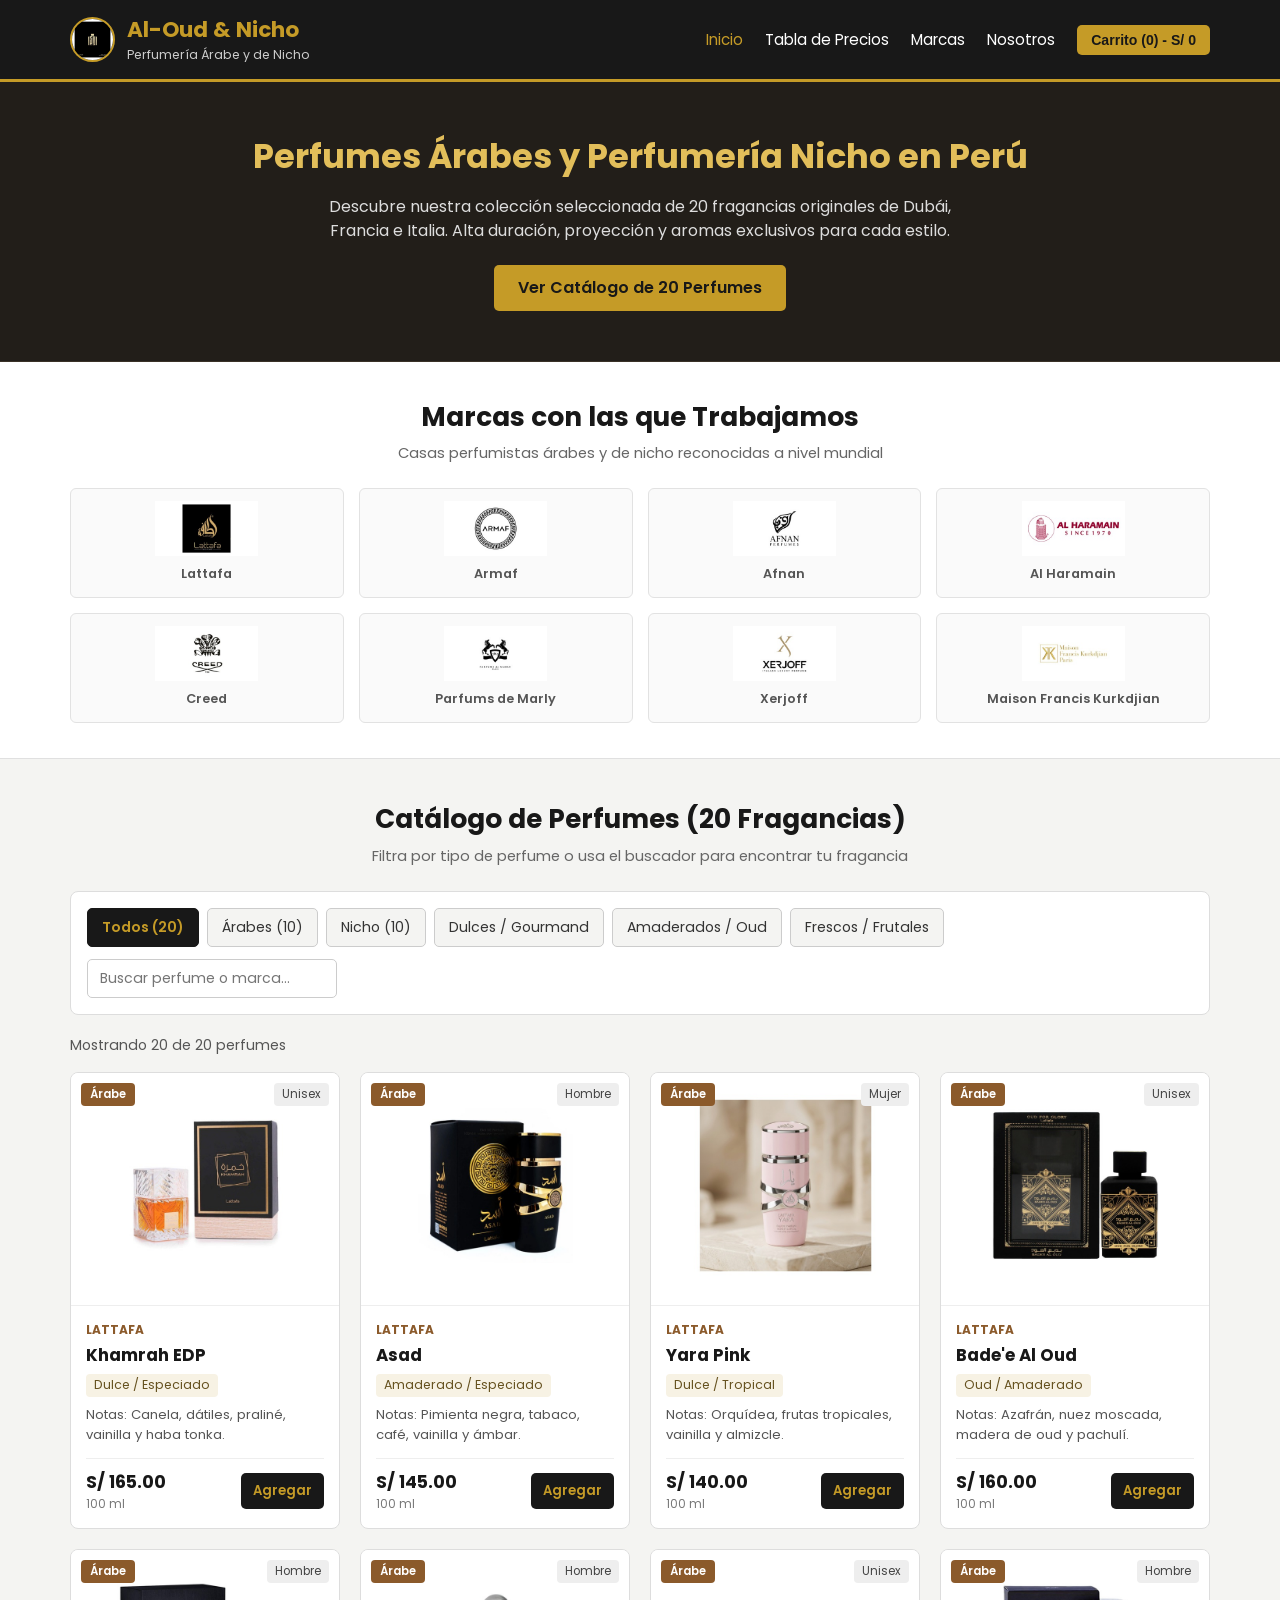
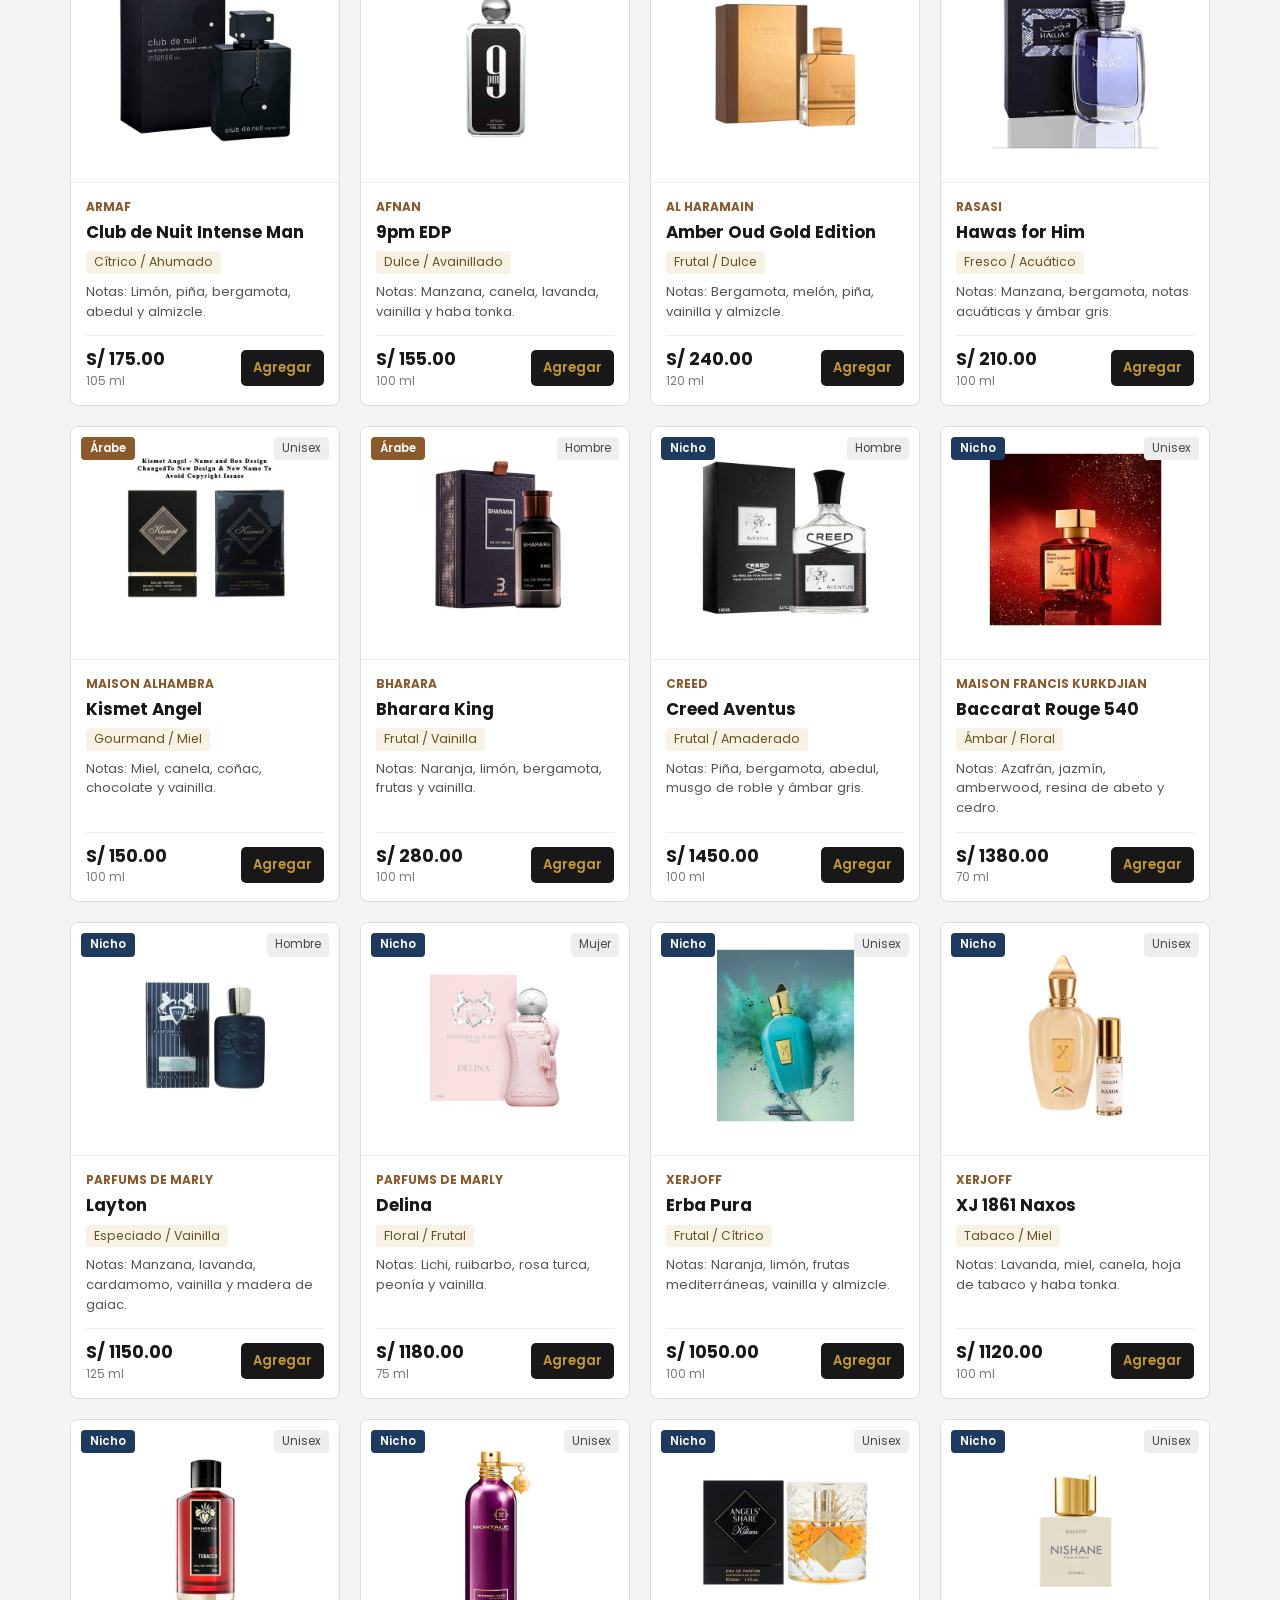
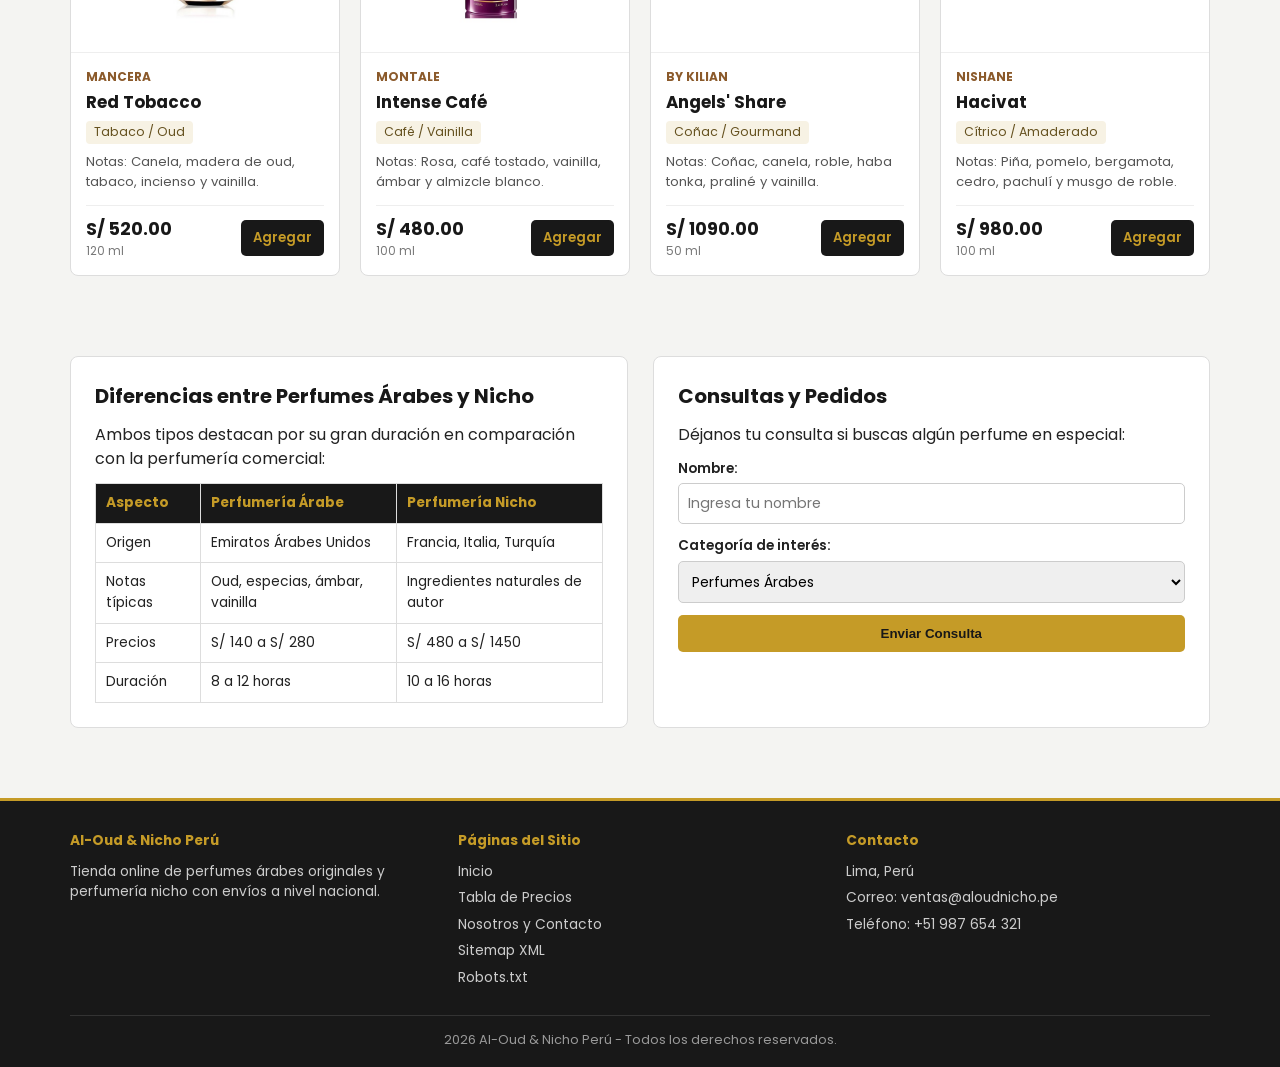
<file: index.html>
<!DOCTYPE html>
<html lang="es">
<head>
    <meta charset="UTF-8">
    <meta name="viewport" content="width=device-width, initial-scale=1.0">

    <!-- TÍTULO: aparece en la pestaña del navegador y en Google -->
    <!-- Máximo 60 caracteres -->
    <title>Al-Oud & Nicho — Perfumes Árabes y Nicho en Perú</title>

    <!-- DESCRIPCIÓN: texto que aparece debajo del título en Google -->
    <!-- Máximo 155 caracteres -->
    <meta name="description"
          content="Tienda de perfumes árabes originales y perfumería nicho en Perú. Catálogo con Lattafa, Armaf, Afnan, Creed, Xerjoff y Parfums de Marly.">

    <!-- PALABRAS CLAVE -->
    <meta name="keywords"
          content="perfumes arabes, perfumes nicho, lattafa khamrah, creed aventus, xerjoff, parfums de marly, armaf, afnan">

    <!-- INSTRUCCIONES PARA LOS MOTORES DE BÚSQUEDA -->
    <meta name="robots" content="index, follow">

    <!-- AUTOR DEL SITIO -->
    <meta name="author" content="Alexis Urbano">

    <!-- TIPO DE CONTENIDO -->
    <meta property="og:type"        content="website">

    <!-- URL CANÓNICA DE ESTA PÁGINA (debe ser absoluta) -->
    <meta property="og:url"         content="https://perfumes-arabes-nichos.vercel.app/">

    <!-- TÍTULO PARA REDES SOCIALES -->
    <meta property="og:title"       content="Al-Oud & Nicho — Perfumes Árabes y Nicho en Perú">

    <!-- DESCRIPCIÓN PARA REDES SOCIALES -->
    <meta property="og:description" content="Catálogo de 20 perfumes árabes y de nicho originales con envíos a todo el Perú.">

    <!-- IMAGEN AL COMPARTIR (URL absoluta, mínimo 1200×630 px) -->
    <meta property="og:image"       content="https://perfumes-arabes-nichos.vercel.app/img/preview.jpg">

    <!-- IDIOMA Y REGIÓN -->
    <meta property="og:locale"      content="es_PE">

    <!-- NOMBRE DEL SITIO -->
    <meta property="og:site_name"   content="Al-Oud & Nicho">

    <!-- Etiquetas Twitter / X -->
    <meta name="twitter:card"        content="summary_large_image">
    <meta name="twitter:title"       content="Al-Oud & Nicho — Perfumes Árabes y Nicho en Perú">
    <meta name="twitter:description" content="Catálogo de 20 perfumes árabes y de nicho originales en Perú.">
    <meta name="twitter:image"       content="https://perfumes-arabes-nichos.vercel.app/img/preview.jpg">

    <link href="https://fonts.googleapis.com/css2?family=Poppins:wght@400;600;700&display=swap" rel="stylesheet">
    <link rel="stylesheet" href="css/styles.css">
</head>
<body>

    <!-- Cabecera -->
    <header class="header">
        <div class="contenedor nav-barra">
            <a href="index.html" class="logo">
                <img src="img/logos/logo-tienda.jpg" alt="Logo Al-Oud & Nicho">
                <div class="logo-texto">
                    <h1>Al-Oud & Nicho</h1>
                    <span>Perfumería Árabe y de Nicho</span>
                </div>
            </a>

            <nav>
                <ul class="menu">
                    <li><a href="index.html" class="activo">Inicio</a></li>
                    <li><a href="catalogo.html">Tabla de Precios</a></li>
                    <li><a href="#marcas">Marcas</a></li>
                    <li><a href="nosotros.html">Nosotros</a></li>
                    <li>
                        <button type="button" id="btn-carrito" class="caja-carrito" onclick="verCarrito()">
                            Carrito (0) - S/ 0
                        </button>
                    </li>
                </ul>
            </nav>
        </div>
    </header>

    <main>
        <!-- Banner principal -->
        <section class="banner">
            <div class="contenedor">
                <h2>Perfumes Árabes y Perfumería Nicho en Perú</h2>
                <p>
                    Descubre nuestra colección seleccionada de 20 fragancias originales de Dubái, Francia e Italia. Alta duración, proyección y aromas exclusivos para cada estilo.
                </p>
                <a href="#catalogo" class="btn-principal">Ver Catálogo de 20 Perfumes</a>
            </div>
        </section>

        <!-- Seccion de logos de marcas -->
        <section id="marcas" class="seccion-marcas">
            <div class="contenedor">
                <div class="titulo-seccion">
                    <h2>Marcas con las que Trabajamos</h2>
                    <p>Casas perfumistas árabes y de nicho reconocidas a nivel mundial</p>
                </div>

                <div class="lista-logos">
                    <div class="item-logo">
                        <img src="img/logos/logo-lattafa.jpg" alt="Logo Lattafa">
                        <span>Lattafa</span>
                    </div>
                    <div class="item-logo">
                        <img src="img/logos/logo-armaf.jpg" alt="Logo Armaf">
                        <span>Armaf</span>
                    </div>
                    <div class="item-logo">
                        <img src="img/logos/logo-afnan.jpg" alt="Logo Afnan">
                        <span>Afnan</span>
                    </div>
                    <div class="item-logo">
                        <img src="img/logos/logo-alharamain.jpg" alt="Logo Al Haramain">
                        <span>Al Haramain</span>
                    </div>
                    <div class="item-logo">
                        <img src="img/logos/logo-creed.jpg" alt="Logo Creed">
                        <span>Creed</span>
                    </div>
                    <div class="item-logo">
                        <img src="img/logos/logo-pdm.jpg" alt="Logo Parfums de Marly">
                        <span>Parfums de Marly</span>
                    </div>
                    <div class="item-logo">
                        <img src="img/logos/logo-xerjoff.jpg" alt="Logo Xerjoff">
                        <span>Xerjoff</span>
                    </div>
                    <div class="item-logo">
                        <img src="img/logos/logo-mfk.jpg" alt="Logo Maison Francis Kurkdjian">
                        <span>Maison Francis Kurkdjian</span>
                    </div>
                </div>
            </div>
        </section>

        <!-- Seccion del catalogo con 20 perfumes -->
        <section id="catalogo" class="seccion-catalogo">
            <div class="contenedor">
                <div class="titulo-seccion">
                    <h2>Catálogo de Perfumes (20 Fragancias)</h2>
                    <p>Filtra por tipo de perfume o usa el buscador para encontrar tu fragancia</p>
                </div>

                <!-- Botones de filtro y buscador -->
                <div class="controles-catalogo">
                    <div class="filtros">
                        <button type="button" class="btn-filtro activo" onclick="filtrarCategoria('todos', this)">Todos (20)</button>
                        <button type="button" class="btn-filtro" onclick="filtrarCategoria('arabe', this)">Árabes (10)</button>
                        <button type="button" class="btn-filtro" onclick="filtrarCategoria('nicho', this)">Nicho (10)</button>
                        <button type="button" class="btn-filtro" onclick="filtrarCategoria('dulce', this)">Dulces / Gourmand</button>
                        <button type="button" class="btn-filtro" onclick="filtrarCategoria('amaderado', this)">Amaderados / Oud</button>
                        <button type="button" class="btn-filtro" onclick="filtrarCategoria('fresco', this)">Frescos / Frutales</button>
                    </div>

                    <input type="text" id="input-buscar" class="buscador" placeholder="Buscar perfume o marca...">
                </div>

                <p id="texto-contador" class="contador-texto">Mostrando 20 de 20 perfumes</p>

                <!-- Grilla con las 20 tarjetas -->
                <div class="grid-perfumes">

                    <!-- 1. Lattafa Khamrah -->
                    <article class="card" data-tipo="arabe" data-familia="dulce gourmand">
                        <div class="card-img">
                            <span class="etiqueta etiqueta-arabe">Árabe</span>
                            <span class="genero">Unisex</span>
                            <img src="img/perfumes/p01-lattafa-khamrah.jpg" alt="Lattafa Khamrah">
                        </div>
                        <div class="card-info">
                            <span class="marca">Lattafa</span>
                            <h3>Khamrah EDP</h3>
                            <span class="familia">Dulce / Especiado</span>
                            <p class="notas">Notas: Canela, dátiles, praliné, vainilla y haba tonka.</p>
                            <div class="card-pie">
                                <div class="precio">S/ 165.00 <small>100 ml</small></div>
                                <button type="button" class="btn-comprar" onclick="agregarCarrito('Lattafa Khamrah', 165)">Agregar</button>
                            </div>
                        </div>
                    </article>

                    <!-- 2. Lattafa Asad -->
                    <article class="card" data-tipo="arabe" data-familia="amaderado especiado">
                        <div class="card-img">
                            <span class="etiqueta etiqueta-arabe">Árabe</span>
                            <span class="genero">Hombre</span>
                            <img src="img/perfumes/p02-lattafa-asad.jpg" alt="Lattafa Asad">
                        </div>
                        <div class="card-info">
                            <span class="marca">Lattafa</span>
                            <h3>Asad</h3>
                            <span class="familia">Amaderado / Especiado</span>
                            <p class="notas">Notas: Pimienta negra, tabaco, café, vainilla y ámbar.</p>
                            <div class="card-pie">
                                <div class="precio">S/ 145.00 <small>100 ml</small></div>
                                <button type="button" class="btn-comprar" onclick="agregarCarrito('Lattafa Asad', 145)">Agregar</button>
                            </div>
                        </div>
                    </article>

                    <!-- 3. Lattafa Yara -->
                    <article class="card" data-tipo="arabe" data-familia="dulce floral">
                        <div class="card-img">
                            <span class="etiqueta etiqueta-arabe">Árabe</span>
                            <span class="genero">Mujer</span>
                            <img src="img/perfumes/p03-lattafa-yara.jpg" alt="Lattafa Yara">
                        </div>
                        <div class="card-info">
                            <span class="marca">Lattafa</span>
                            <h3>Yara Pink</h3>
                            <span class="familia">Dulce / Tropical</span>
                            <p class="notas">Notas: Orquídea, frutas tropicales, vainilla y almizcle.</p>
                            <div class="card-pie">
                                <div class="precio">S/ 140.00 <small>100 ml</small></div>
                                <button type="button" class="btn-comprar" onclick="agregarCarrito('Lattafa Yara', 140)">Agregar</button>
                            </div>
                        </div>
                    </article>

                    <!-- 4. Lattafa Bade'e Al Oud -->
                    <article class="card" data-tipo="arabe" data-familia="amaderado oud">
                        <div class="card-img">
                            <span class="etiqueta etiqueta-arabe">Árabe</span>
                            <span class="genero">Unisex</span>
                            <img src="img/perfumes/p04-badee-al-oud.jpg" alt="Lattafa Badee Al Oud">
                        </div>
                        <div class="card-info">
                            <span class="marca">Lattafa</span>
                            <h3>Bade'e Al Oud</h3>
                            <span class="familia">Oud / Amaderado</span>
                            <p class="notas">Notas: Azafrán, nuez moscada, madera de oud y pachulí.</p>
                            <div class="card-pie">
                                <div class="precio">S/ 160.00 <small>100 ml</small></div>
                                <button type="button" class="btn-comprar" onclick="agregarCarrito('Lattafa Badee Al Oud', 160)">Agregar</button>
                            </div>
                        </div>
                    </article>

                    <!-- 5. Armaf Club de Nuit Intense Man -->
                    <article class="card" data-tipo="arabe" data-familia="fresco amaderado">
                        <div class="card-img">
                            <span class="etiqueta etiqueta-arabe">Árabe</span>
                            <span class="genero">Hombre</span>
                            <img src="img/perfumes/p05-club-de-nuit.jpg" alt="Club de Nuit Intense Man">
                        </div>
                        <div class="card-info">
                            <span class="marca">Armaf</span>
                            <h3>Club de Nuit Intense Man</h3>
                            <span class="familia">Cítrico / Ahumado</span>
                            <p class="notas">Notas: Limón, piña, bergamota, abedul y almizcle.</p>
                            <div class="card-pie">
                                <div class="precio">S/ 175.00 <small>105 ml</small></div>
                                <button type="button" class="btn-comprar" onclick="agregarCarrito('Club de Nuit Intense', 175)">Agregar</button>
                            </div>
                        </div>
                    </article>

                    <!-- 6. Afnan 9pm -->
                    <article class="card" data-tipo="arabe" data-familia="dulce gourmand">
                        <div class="card-img">
                            <span class="etiqueta etiqueta-arabe">Árabe</span>
                            <span class="genero">Hombre</span>
                            <img src="img/perfumes/p06-afnan-9pm.jpg" alt="Afnan 9pm">
                        </div>
                        <div class="card-info">
                            <span class="marca">Afnan</span>
                            <h3>9pm EDP</h3>
                            <span class="familia">Dulce / Avainillado</span>
                            <p class="notas">Notas: Manzana, canela, lavanda, vainilla y haba tonka.</p>
                            <div class="card-pie">
                                <div class="precio">S/ 155.00 <small>100 ml</small></div>
                                <button type="button" class="btn-comprar" onclick="agregarCarrito('Afnan 9pm', 155)">Agregar</button>
                            </div>
                        </div>
                    </article>

                    <!-- 7. Al Haramain Amber Oud Gold Edition -->
                    <article class="card" data-tipo="arabe" data-familia="fresco dulce">
                        <div class="card-img">
                            <span class="etiqueta etiqueta-arabe">Árabe</span>
                            <span class="genero">Unisex</span>
                            <img src="img/perfumes/p07-amber-oud-gold.jpg" alt="Al Haramain Amber Oud Gold">
                        </div>
                        <div class="card-info">
                            <span class="marca">Al Haramain</span>
                            <h3>Amber Oud Gold Edition</h3>
                            <span class="familia">Frutal / Dulce</span>
                            <p class="notas">Notas: Bergamota, melón, piña, vainilla y almizcle.</p>
                            <div class="card-pie">
                                <div class="precio">S/ 240.00 <small>120 ml</small></div>
                                <button type="button" class="btn-comprar" onclick="agregarCarrito('Amber Oud Gold Edition', 240)">Agregar</button>
                            </div>
                        </div>
                    </article>

                    <!-- 8. Rasasi Hawas for Him -->
                    <article class="card" data-tipo="arabe" data-familia="fresco acuatico">
                        <div class="card-img">
                            <span class="etiqueta etiqueta-arabe">Árabe</span>
                            <span class="genero">Hombre</span>
                            <img src="img/perfumes/p08-rasasi-hawas.jpg" alt="Rasasi Hawas">
                        </div>
                        <div class="card-info">
                            <span class="marca">Rasasi</span>
                            <h3>Hawas for Him</h3>
                            <span class="familia">Fresco / Acuático</span>
                            <p class="notas">Notas: Manzana, bergamota, notas acuáticas y ámbar gris.</p>
                            <div class="card-pie">
                                <div class="precio">S/ 210.00 <small>100 ml</small></div>
                                <button type="button" class="btn-comprar" onclick="agregarCarrito('Rasasi Hawas', 210)">Agregar</button>
                            </div>
                        </div>
                    </article>

                    <!-- 9. Maison Alhambra Kismet Angel -->
                    <article class="card" data-tipo="arabe" data-familia="dulce gourmand">
                        <div class="card-img">
                            <span class="etiqueta etiqueta-arabe">Árabe</span>
                            <span class="genero">Unisex</span>
                            <img src="img/perfumes/p09-kismet-angel.jpg" alt="Kismet Angel">
                        </div>
                        <div class="card-info">
                            <span class="marca">Maison Alhambra</span>
                            <h3>Kismet Angel</h3>
                            <span class="familia">Gourmand / Miel</span>
                            <p class="notas">Notas: Miel, canela, coñac, chocolate y vainilla.</p>
                            <div class="card-pie">
                                <div class="precio">S/ 150.00 <small>100 ml</small></div>
                                <button type="button" class="btn-comprar" onclick="agregarCarrito('Kismet Angel', 150)">Agregar</button>
                            </div>
                        </div>
                    </article>

                    <!-- 10. Bharara King -->
                    <article class="card" data-tipo="arabe" data-familia="fresco dulce">
                        <div class="card-img">
                            <span class="etiqueta etiqueta-arabe">Árabe</span>
                            <span class="genero">Hombre</span>
                            <img src="img/perfumes/p10-bharara-king.jpg" alt="Bharara King">
                        </div>
                        <div class="card-info">
                            <span class="marca">Bharara</span>
                            <h3>Bharara King</h3>
                            <span class="familia">Frutal / Vainilla</span>
                            <p class="notas">Notas: Naranja, limón, bergamota, frutas y vainilla.</p>
                            <div class="card-pie">
                                <div class="precio">S/ 280.00 <small>100 ml</small></div>
                                <button type="button" class="btn-comprar" onclick="agregarCarrito('Bharara King', 280)">Agregar</button>
                            </div>
                        </div>
                    </article>

                    <!-- 11. Creed Aventus -->
                    <article class="card" data-tipo="nicho" data-familia="fresco amaderado">
                        <div class="card-img">
                            <span class="etiqueta etiqueta-nicho">Nicho</span>
                            <span class="genero">Hombre</span>
                            <img src="img/perfumes/p11-creed-aventus.jpg" alt="Creed Aventus">
                        </div>
                        <div class="card-info">
                            <span class="marca">Creed</span>
                            <h3>Creed Aventus</h3>
                            <span class="familia">Frutal / Amaderado</span>
                            <p class="notas">Notas: Piña, bergamota, abedul, musgo de roble y ámbar gris.</p>
                            <div class="card-pie">
                                <div class="precio">S/ 1450.00 <small>100 ml</small></div>
                                <button type="button" class="btn-comprar" onclick="agregarCarrito('Creed Aventus', 1450)">Agregar</button>
                            </div>
                        </div>
                    </article>

                    <!-- 12. MFK Baccarat Rouge 540 -->
                    <article class="card" data-tipo="nicho" data-familia="dulce amaderado">
                        <div class="card-img">
                            <span class="etiqueta etiqueta-nicho">Nicho</span>
                            <span class="genero">Unisex</span>
                            <img src="img/perfumes/p12-baccarat-rouge-540.jpg" alt="Baccarat Rouge 540">
                        </div>
                        <div class="card-info">
                            <span class="marca">Maison Francis Kurkdjian</span>
                            <h3>Baccarat Rouge 540</h3>
                            <span class="familia">Ámbar / Floral</span>
                            <p class="notas">Notas: Azafrán, jazmín, amberwood, resina de abeto y cedro.</p>
                            <div class="card-pie">
                                <div class="precio">S/ 1380.00 <small>70 ml</small></div>
                                <button type="button" class="btn-comprar" onclick="agregarCarrito('Baccarat Rouge 540', 1380)">Agregar</button>
                            </div>
                        </div>
                    </article>

                    <!-- 13. Parfums de Marly Layton -->
                    <article class="card" data-tipo="nicho" data-familia="dulce amaderado">
                        <div class="card-img">
                            <span class="etiqueta etiqueta-nicho">Nicho</span>
                            <span class="genero">Hombre</span>
                            <img src="img/perfumes/p13-pdm-layton.jpg" alt="Parfums de Marly Layton">
                        </div>
                        <div class="card-info">
                            <span class="marca">Parfums de Marly</span>
                            <h3>Layton</h3>
                            <span class="familia">Especiado / Vainilla</span>
                            <p class="notas">Notas: Manzana, lavanda, cardamomo, vainilla y madera de gaiac.</p>
                            <div class="card-pie">
                                <div class="precio">S/ 1150.00 <small>125 ml</small></div>
                                <button type="button" class="btn-comprar" onclick="agregarCarrito('Parfums de Marly Layton', 1150)">Agregar</button>
                            </div>
                        </div>
                    </article>

                    <!-- 14. Parfums de Marly Delina -->
                    <article class="card" data-tipo="nicho" data-familia="fresco dulce">
                        <div class="card-img">
                            <span class="etiqueta etiqueta-nicho">Nicho</span>
                            <span class="genero">Mujer</span>
                            <img src="img/perfumes/p14-pdm-delina.jpg" alt="Parfums de Marly Delina">
                        </div>
                        <div class="card-info">
                            <span class="marca">Parfums de Marly</span>
                            <h3>Delina</h3>
                            <span class="familia">Floral / Frutal</span>
                            <p class="notas">Notas: Lichi, ruibarbo, rosa turca, peonía y vainilla.</p>
                            <div class="card-pie">
                                <div class="precio">S/ 1180.00 <small>75 ml</small></div>
                                <button type="button" class="btn-comprar" onclick="agregarCarrito('Parfums de Marly Delina', 1180)">Agregar</button>
                            </div>
                        </div>
                    </article>

                    <!-- 15. Xerjoff Erba Pura -->
                    <article class="card" data-tipo="nicho" data-familia="fresco dulce">
                        <div class="card-img">
                            <span class="etiqueta etiqueta-nicho">Nicho</span>
                            <span class="genero">Unisex</span>
                            <img src="img/perfumes/p15-xerjoff-erba-pura.jpg" alt="Xerjoff Erba Pura">
                        </div>
                        <div class="card-info">
                            <span class="marca">Xerjoff</span>
                            <h3>Erba Pura</h3>
                            <span class="familia">Frutal / Cítrico</span>
                            <p class="notas">Notas: Naranja, limón, frutas mediterráneas, vainilla y almizcle.</p>
                            <div class="card-pie">
                                <div class="precio">S/ 1050.00 <small>100 ml</small></div>
                                <button type="button" class="btn-comprar" onclick="agregarCarrito('Xerjoff Erba Pura', 1050)">Agregar</button>
                            </div>
                        </div>
                    </article>

                    <!-- 16. Xerjoff Naxos -->
                    <article class="card" data-tipo="nicho" data-familia="dulce amaderado">
                        <div class="card-img">
                            <span class="etiqueta etiqueta-nicho">Nicho</span>
                            <span class="genero">Unisex</span>
                            <img src="img/perfumes/p16-xerjoff-naxos.jpg" alt="Xerjoff Naxos">
                        </div>
                        <div class="card-info">
                            <span class="marca">Xerjoff</span>
                            <h3>XJ 1861 Naxos</h3>
                            <span class="familia">Tabaco / Miel</span>
                            <p class="notas">Notas: Lavanda, miel, canela, hoja de tabaco y haba tonka.</p>
                            <div class="card-pie">
                                <div class="precio">S/ 1120.00 <small>100 ml</small></div>
                                <button type="button" class="btn-comprar" onclick="agregarCarrito('Xerjoff Naxos', 1120)">Agregar</button>
                            </div>
                        </div>
                    </article>

                    <!-- 17. Mancera Red Tobacco -->
                    <article class="card" data-tipo="nicho" data-familia="amaderado oud">
                        <div class="card-img">
                            <span class="etiqueta etiqueta-nicho">Nicho</span>
                            <span class="genero">Unisex</span>
                            <img src="img/perfumes/p17-mancera-red-tobacco.jpg" alt="Mancera Red Tobacco">
                        </div>
                        <div class="card-info">
                            <span class="marca">Mancera</span>
                            <h3>Red Tobacco</h3>
                            <span class="familia">Tabaco / Oud</span>
                            <p class="notas">Notas: Canela, madera de oud, tabaco, incienso y vainilla.</p>
                            <div class="card-pie">
                                <div class="precio">S/ 520.00 <small>120 ml</small></div>
                                <button type="button" class="btn-comprar" onclick="agregarCarrito('Mancera Red Tobacco', 520)">Agregar</button>
                            </div>
                        </div>
                    </article>

                    <!-- 18. Montale Intense Cafe -->
                    <article class="card" data-tipo="nicho" data-familia="dulce gourmand">
                        <div class="card-img">
                            <span class="etiqueta etiqueta-nicho">Nicho</span>
                            <span class="genero">Unisex</span>
                            <img src="img/perfumes/p18-montale-intense-cafe.jpg" alt="Montale Intense Cafe">
                        </div>
                        <div class="card-info">
                            <span class="marca">Montale</span>
                            <h3>Intense Café</h3>
                            <span class="familia">Café / Vainilla</span>
                            <p class="notas">Notas: Rosa, café tostado, vainilla, ámbar y almizcle blanco.</p>
                            <div class="card-pie">
                                <div class="precio">S/ 480.00 <small>100 ml</small></div>
                                <button type="button" class="btn-comprar" onclick="agregarCarrito('Montale Intense Cafe', 480)">Agregar</button>
                            </div>
                        </div>
                    </article>

                    <!-- 19. By Kilian Angels Share -->
                    <article class="card" data-tipo="nicho" data-familia="dulce gourmand">
                        <div class="card-img">
                            <span class="etiqueta etiqueta-nicho">Nicho</span>
                            <span class="genero">Unisex</span>
                            <img src="img/perfumes/p19-kilian-angels-share.jpg" alt="Kilian Angels Share">
                        </div>
                        <div class="card-info">
                            <span class="marca">By Kilian</span>
                            <h3>Angels' Share</h3>
                            <span class="familia">Coñac / Gourmand</span>
                            <p class="notas">Notas: Coñac, canela, roble, haba tonka, praliné y vainilla.</p>
                            <div class="card-pie">
                                <div class="precio">S/ 1090.00 <small>50 ml</small></div>
                                <button type="button" class="btn-comprar" onclick="agregarCarrito('Kilian Angels Share', 1090)">Agregar</button>
                            </div>
                        </div>
                    </article>

                    <!-- 20. Nishane Hacivat -->
                    <article class="card" data-tipo="nicho" data-familia="fresco amaderado">
                        <div class="card-img">
                            <span class="etiqueta etiqueta-nicho">Nicho</span>
                            <span class="genero">Unisex</span>
                            <img src="img/perfumes/p20-nishane-hacivat.jpg" alt="Nishane Hacivat">
                        </div>
                        <div class="card-info">
                            <span class="marca">Nishane</span>
                            <h3>Hacivat</h3>
                            <span class="familia">Cítrico / Amaderado</span>
                            <p class="notas">Notas: Piña, pomelo, bergamota, cedro, pachulí y musgo de roble.</p>
                            <div class="card-pie">
                                <div class="precio">S/ 980.00 <small>100 ml</small></div>
                                <button type="button" class="btn-comprar" onclick="agregarCarrito('Nishane Hacivat', 980)">Agregar</button>
                            </div>
                        </div>
                    </article>

                </div>
            </div>
        </section>

        <!-- Seccion informativa inferior -->
        <section class="seccion-contenido">
            <div class="contenedor dos-columnas">
                <div class="caja-blanca">
                    <h3>Diferencias entre Perfumes Árabes y Nicho</h3>
                    <p>Ambos tipos destacan por su gran duración en comparación con la perfumería comercial:</p>
                    <table class="tabla">
                        <thead>
                            <tr>
                                <th>Aspecto</th>
                                <th>Perfumería Árabe</th>
                                <th>Perfumería Nicho</th>
                            </tr>
                        </thead>
                        <tbody>
                            <tr>
                                <td>Origen</td>
                                <td>Emiratos Árabes Unidos</td>
                                <td>Francia, Italia, Turquía</td>
                            </tr>
                            <tr>
                                <td>Notas típicas</td>
                                <td>Oud, especias, ámbar, vainilla</td>
                                <td>Ingredientes naturales de autor</td>
                            </tr>
                            <tr>
                                <td>Precios</td>
                                <td>S/ 140 a S/ 280</td>
                                <td>S/ 480 a S/ 1450</td>
                            </tr>
                            <tr>
                                <td>Duración</td>
                                <td>8 a 12 horas</td>
                                <td>10 a 16 horas</td>
                            </tr>
                        </tbody>
                    </table>
                </div>

                <div class="caja-blanca">
                    <h3>Consultas y Pedidos</h3>
                    <p>Déjanos tu consulta si buscas algún perfume en especial:</p>
                    <form onsubmit="enviarConsulta(event)" style="margin-top: 12px;">
                        <div class="campo">
                            <label for="nombre">Nombre:</label>
                            <input type="text" id="nombre" required placeholder="Ingresa tu nombre">
                        </div>
                        <div class="campo">
                            <label for="tipo-perfume">Categoría de interés:</label>
                            <select id="tipo-perfume">
                                <option value="arabe">Perfumes Árabes</option>
                                <option value="nicho">Perfumes de Nicho</option>
                                <option value="ambos">Ambos catálogos</option>
                            </select>
                        </div>
                        <button type="submit" class="btn-principal" style="width: 100%;">Enviar Consulta</button>
                    </form>
                </div>
            </div>
        </section>
    </main>

    <!-- Pie de pagina -->
    <footer class="footer">
        <div class="contenedor">
            <div class="footer-columnas">
                <div>
                    <h4>Al-Oud & Nicho Perú</h4>
                    <p>Tienda online de perfumes árabes originales y perfumería nicho con envíos a nivel nacional.</p>
                </div>
                <div>
                    <h4>Páginas del Sitio</h4>
                    <ul>
                        <li><a href="index.html">Inicio</a></li>
                        <li><a href="catalogo.html">Tabla de Precios</a></li>
                        <li><a href="nosotros.html">Nosotros y Contacto</a></li>
                        <li><a href="sitemap.xml">Sitemap XML</a></li>
                        <li><a href="robots.txt">Robots.txt</a></li>
                    </ul>
                </div>
                <div>
                    <h4>Contacto</h4>
                    <ul>
                        <li>Lima, Perú</li>
                        <li>Correo: ventas@aloudnicho.pe</li>
                        <li>Teléfono: +51 987 654 321</li>
                    </ul>
                </div>
            </div>
            <div class="footer-final">
                2026 Al-Oud & Nicho Perú - Todos los derechos reservados.
            </div>
        </div>
    </footer>

    <script src="js/main.js"></script>
</body>
</html>
</file>
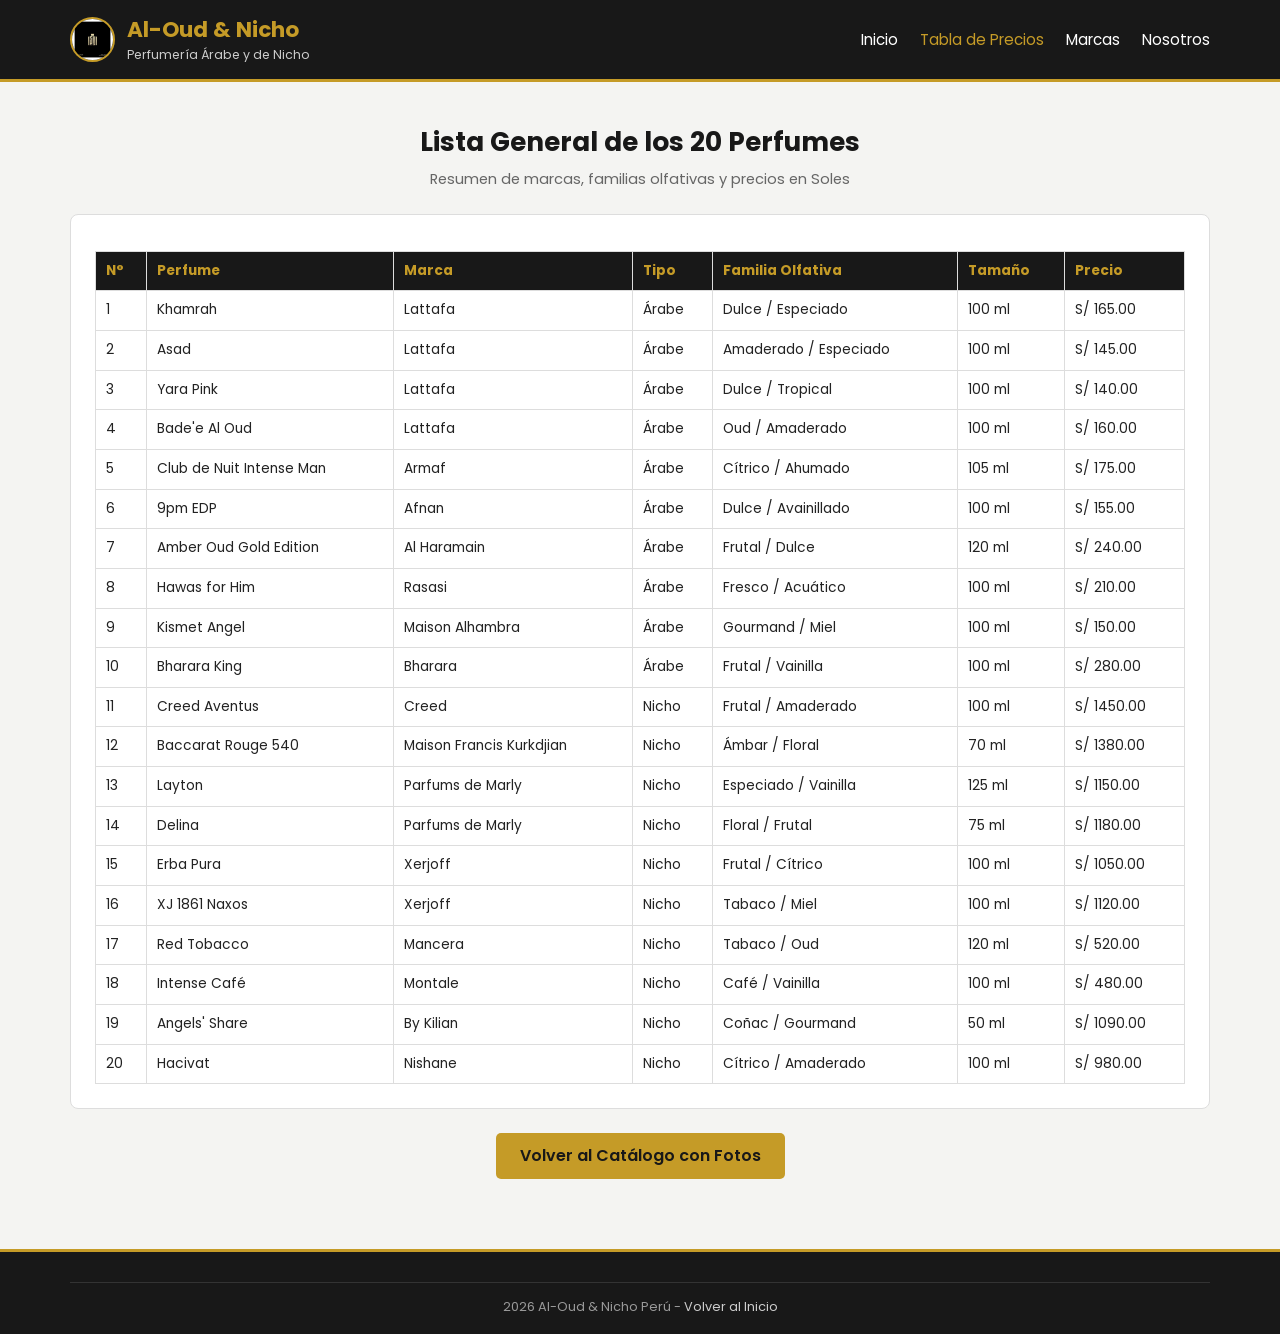
<file: catalogo.html>
<!DOCTYPE html>
<html lang="es">
<head>
    <meta charset="UTF-8">
    <meta name="viewport" content="width=device-width, initial-scale=1.0">

    <!-- TÍTULO: aparece en la pestaña del navegador y en Google -->
    <!-- Máximo 60 caracteres -->
    <title>Catálogo 20 Perfumes — Al-Oud & Nicho Perú</title>

    <!-- DESCRIPCIÓN: texto que aparece debajo del título en Google -->
    <!-- Máximo 155 caracteres -->
    <meta name="description"
          content="Lista completa y precios de nuestros 20 perfumes árabes y de nicho en Perú: Lattafa, Armaf, Afnan, Creed, Xerjoff y Parfums de Marly.">

    <!-- PALABRAS CLAVE -->
    <meta name="keywords"
          content="catalogo perfumes arabes, precios perfumes nicho, lattafa peru, xerjoff peru, creed aventus precio">

    <!-- INSTRUCCIONES PARA LOS MOTORES DE BÚSQUEDA -->
    <meta name="robots" content="index, follow">

    <!-- AUTOR DEL SITIO -->
    <meta name="author" content="Alexis Urbano">

    <!-- Etiquetas Open Graph (redes sociales) -->
    <meta property="og:type"        content="website">
    <meta property="og:url"         content="https://perfumes-arabes-nichos.vercel.app/catalogo.html">
    <meta property="og:title"       content="Catálogo 20 Perfumes — Al-Oud & Nicho Perú">
    <meta property="og:description" content="Consulta la lista completa de precios y notas de nuestros 20 perfumes árabes y nicho.">
    <meta property="og:image"       content="https://perfumes-arabes-nichos.vercel.app/img/preview.jpg">
    <meta property="og:locale"      content="es_PE">
    <meta property="og:site_name"   content="Al-Oud & Nicho">

    <!-- Etiquetas Twitter / X -->
    <meta name="twitter:card"        content="summary_large_image">
    <meta name="twitter:title"       content="Catálogo 20 Perfumes — Al-Oud & Nicho Perú">
    <meta name="twitter:description" content="Lista completa de 20 perfumes árabes y nicho disponibles en Perú.">
    <meta name="twitter:image"       content="https://perfumes-arabes-nichos.vercel.app/img/preview.jpg">

    <link href="https://fonts.googleapis.com/css2?family=Poppins:wght@400;600;700&display=swap" rel="stylesheet">
    <link rel="stylesheet" href="css/styles.css">
</head>
<body>

    <header class="header">
        <div class="contenedor nav-barra">
            <a href="index.html" class="logo">
                <img src="img/logos/logo-tienda.jpg" alt="Logo Al-Oud & Nicho">
                <div class="logo-texto">
                    <h1>Al-Oud & Nicho</h1>
                    <span>Perfumería Árabe y de Nicho</span>
                </div>
            </a>

            <nav>
                <ul class="menu">
                    <li><a href="index.html">Inicio</a></li>
                    <li><a href="catalogo.html" class="activo">Tabla de Precios</a></li>
                    <li><a href="index.html#marcas">Marcas</a></li>
                    <li><a href="nosotros.html">Nosotros</a></li>
                </ul>
            </nav>
        </div>
    </header>

    <main>
        <section class="seccion-catalogo">
            <div class="contenedor">
                <div class="titulo-seccion">
                    <h2>Lista General de los 20 Perfumes</h2>
                    <p>Resumen de marcas, familias olfativas y precios en Soles</p>
                </div>

                <div class="caja-blanca" style="overflow-x: auto; margin-bottom: 24px;">
                    <table class="tabla">
                        <thead>
                            <tr>
                                <th>N°</th>
                                <th>Perfume</th>
                                <th>Marca</th>
                                <th>Tipo</th>
                                <th>Familia Olfativa</th>
                                <th>Tamaño</th>
                                <th>Precio</th>
                            </tr>
                        </thead>
                        <tbody>
                            <tr><td>1</td><td>Khamrah</td><td>Lattafa</td><td>Árabe</td><td>Dulce / Especiado</td><td>100 ml</td><td>S/ 165.00</td></tr>
                            <tr><td>2</td><td>Asad</td><td>Lattafa</td><td>Árabe</td><td>Amaderado / Especiado</td><td>100 ml</td><td>S/ 145.00</td></tr>
                            <tr><td>3</td><td>Yara Pink</td><td>Lattafa</td><td>Árabe</td><td>Dulce / Tropical</td><td>100 ml</td><td>S/ 140.00</td></tr>
                            <tr><td>4</td><td>Bade'e Al Oud</td><td>Lattafa</td><td>Árabe</td><td>Oud / Amaderado</td><td>100 ml</td><td>S/ 160.00</td></tr>
                            <tr><td>5</td><td>Club de Nuit Intense Man</td><td>Armaf</td><td>Árabe</td><td>Cítrico / Ahumado</td><td>105 ml</td><td>S/ 175.00</td></tr>
                            <tr><td>6</td><td>9pm EDP</td><td>Afnan</td><td>Árabe</td><td>Dulce / Avainillado</td><td>100 ml</td><td>S/ 155.00</td></tr>
                            <tr><td>7</td><td>Amber Oud Gold Edition</td><td>Al Haramain</td><td>Árabe</td><td>Frutal / Dulce</td><td>120 ml</td><td>S/ 240.00</td></tr>
                            <tr><td>8</td><td>Hawas for Him</td><td>Rasasi</td><td>Árabe</td><td>Fresco / Acuático</td><td>100 ml</td><td>S/ 210.00</td></tr>
                            <tr><td>9</td><td>Kismet Angel</td><td>Maison Alhambra</td><td>Árabe</td><td>Gourmand / Miel</td><td>100 ml</td><td>S/ 150.00</td></tr>
                            <tr><td>10</td><td>Bharara King</td><td>Bharara</td><td>Árabe</td><td>Frutal / Vainilla</td><td>100 ml</td><td>S/ 280.00</td></tr>
                            <tr><td>11</td><td>Creed Aventus</td><td>Creed</td><td>Nicho</td><td>Frutal / Amaderado</td><td>100 ml</td><td>S/ 1450.00</td></tr>
                            <tr><td>12</td><td>Baccarat Rouge 540</td><td>Maison Francis Kurkdjian</td><td>Nicho</td><td>Ámbar / Floral</td><td>70 ml</td><td>S/ 1380.00</td></tr>
                            <tr><td>13</td><td>Layton</td><td>Parfums de Marly</td><td>Nicho</td><td>Especiado / Vainilla</td><td>125 ml</td><td>S/ 1150.00</td></tr>
                            <tr><td>14</td><td>Delina</td><td>Parfums de Marly</td><td>Nicho</td><td>Floral / Frutal</td><td>75 ml</td><td>S/ 1180.00</td></tr>
                            <tr><td>15</td><td>Erba Pura</td><td>Xerjoff</td><td>Nicho</td><td>Frutal / Cítrico</td><td>100 ml</td><td>S/ 1050.00</td></tr>
                            <tr><td>16</td><td>XJ 1861 Naxos</td><td>Xerjoff</td><td>Nicho</td><td>Tabaco / Miel</td><td>100 ml</td><td>S/ 1120.00</td></tr>
                            <tr><td>17</td><td>Red Tobacco</td><td>Mancera</td><td>Nicho</td><td>Tabaco / Oud</td><td>120 ml</td><td>S/ 520.00</td></tr>
                            <tr><td>18</td><td>Intense Café</td><td>Montale</td><td>Nicho</td><td>Café / Vainilla</td><td>100 ml</td><td>S/ 480.00</td></tr>
                            <tr><td>19</td><td>Angels' Share</td><td>By Kilian</td><td>Nicho</td><td>Coñac / Gourmand</td><td>50 ml</td><td>S/ 1090.00</td></tr>
                            <tr><td>20</td><td>Hacivat</td><td>Nishane</td><td>Nicho</td><td>Cítrico / Amaderado</td><td>100 ml</td><td>S/ 980.00</td></tr>
                        </tbody>
                    </table>
                </div>

                <div style="text-align: center;">
                    <a href="index.html#catalogo" class="btn-principal">Volver al Catálogo con Fotos</a>
                </div>
            </div>
        </section>
    </main>

    <footer class="footer">
        <div class="contenedor">
            <div class="footer-final">
                2026 Al-Oud & Nicho Perú - <a href="index.html">Volver al Inicio</a>
            </div>
        </div>
    </footer>

    <script src="js/main.js"></script>
</body>
</html>
</file>
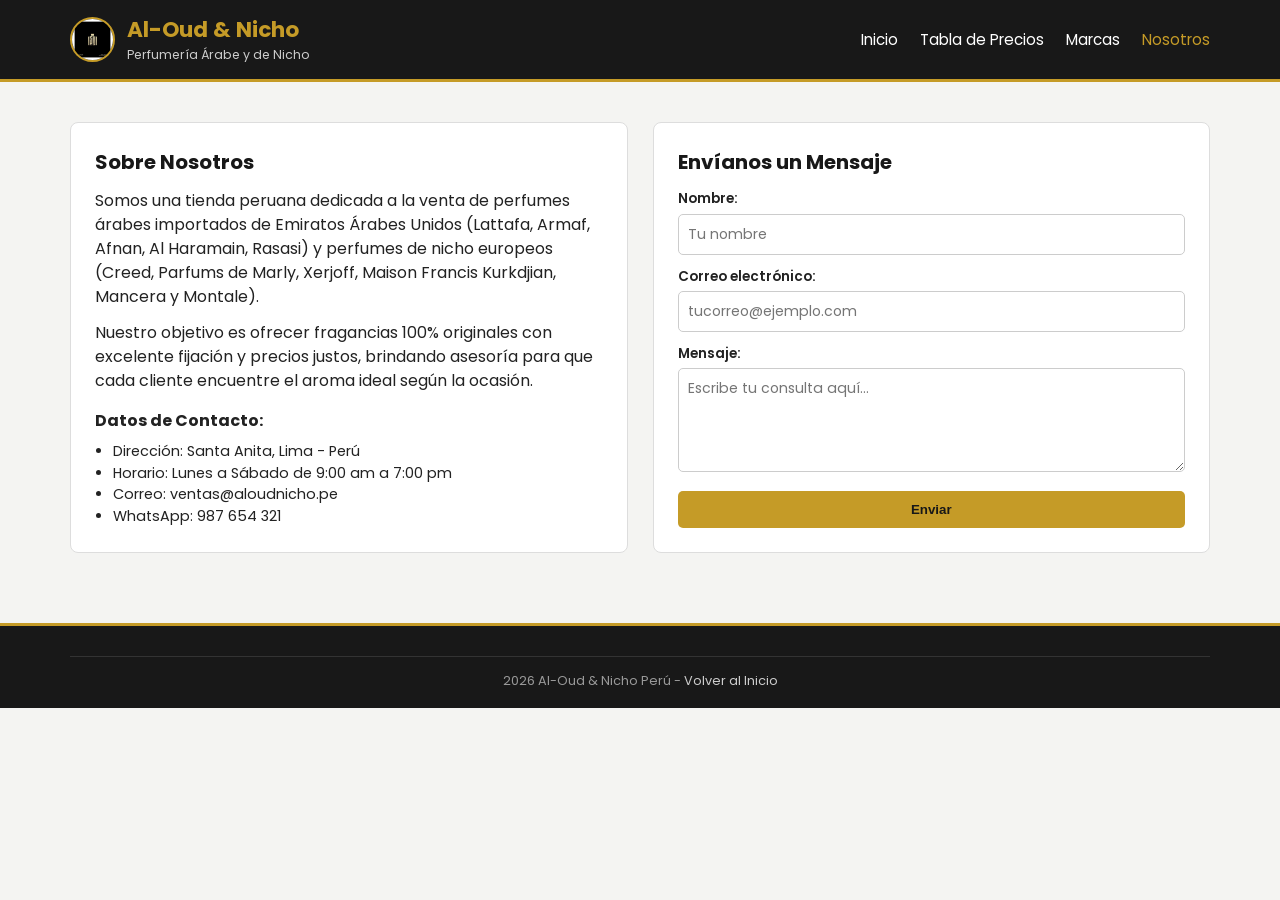
<file: nosotros.html>
<!DOCTYPE html>
<html lang="es">
<head>
    <meta charset="UTF-8">
    <meta name="viewport" content="width=device-width, initial-scale=1.0">

    <!-- TÍTULO: aparece en la pestaña del navegador y en Google -->
    <!-- Máximo 60 caracteres -->
    <title>Nosotros y Contacto — Al-Oud & Nicho Perú</title>

    <!-- DESCRIPCIÓN: texto que aparece debajo del título en Google -->
    <!-- Máximo 155 caracteres -->
    <meta name="description"
          content="Conoce nuestra tienda de perfumería árabe y nicho en Perú. Contáctanos para asesoría y pedidos de fragancias originales.">

    <!-- PALABRAS CLAVE -->
    <meta name="keywords"
          content="contacto perfumes arabes, tienda perfumes nicho lima, comprar perfumes arabes peru">

    <!-- INSTRUCCIONES PARA LOS MOTORES DE BÚSQUEDA -->
    <meta name="robots" content="index, follow">

    <!-- AUTOR DEL SITIO -->
    <meta name="author" content="Alexis Urbano">

    <!-- Etiquetas Open Graph (redes sociales) -->
    <meta property="og:type"        content="website">
    <meta property="og:url"         content="https://perfumes-arabes-nichos.vercel.app/nosotros.html">
    <meta property="og:title"       content="Nosotros y Contacto — Al-Oud & Nicho Perú">
    <meta property="og:description" content="Conoce nuestra tienda de perfumería árabe y nicho en Lima, Perú.">
    <meta property="og:image"       content="https://perfumes-arabes-nichos.vercel.app/img/preview.jpg">
    <meta property="og:locale"      content="es_PE">
    <meta property="og:site_name"   content="Al-Oud & Nicho">

    <!-- Etiquetas Twitter / X -->
    <meta name="twitter:card"        content="summary_large_image">
    <meta name="twitter:title"       content="Nosotros y Contacto — Al-Oud & Nicho Perú">
    <meta name="twitter:description" content="Contáctanos para consultas sobre perfumes árabes y nicho en Perú.">
    <meta name="twitter:image"       content="https://perfumes-arabes-nichos.vercel.app/img/preview.jpg">

    <link href="https://fonts.googleapis.com/css2?family=Poppins:wght@400;600;700&display=swap" rel="stylesheet">
    <link rel="stylesheet" href="css/styles.css">
</head>
<body>

    <header class="header">
        <div class="contenedor nav-barra">
            <a href="index.html" class="logo">
                <img src="img/logos/logo-tienda.jpg" alt="Logo Al-Oud & Nicho">
                <div class="logo-texto">
                    <h1>Al-Oud & Nicho</h1>
                    <span>Perfumería Árabe y de Nicho</span>
                </div>
            </a>

            <nav>
                <ul class="menu">
                    <li><a href="index.html">Inicio</a></li>
                    <li><a href="catalogo.html">Tabla de Precios</a></li>
                    <li><a href="index.html#marcas">Marcas</a></li>
                    <li><a href="nosotros.html" class="activo">Nosotros</a></li>
                </ul>
            </nav>
        </div>
    </header>

    <main>
        <section class="seccion-contenido">
            <div class="contenedor dos-columnas">
                <div class="caja-blanca">
                    <h3>Sobre Nosotros</h3>
                    <p style="margin-bottom: 12px;">
                        Somos una tienda peruana dedicada a la venta de perfumes árabes importados de Emiratos Árabes Unidos (Lattafa, Armaf, Afnan, Al Haramain, Rasasi) y perfumes de nicho europeos (Creed, Parfums de Marly, Xerjoff, Maison Francis Kurkdjian, Mancera y Montale).
                    </p>
                    <p style="margin-bottom: 12px;">
                        Nuestro objetivo es ofrecer fragancias 100% originales con excelente fijación y precios justos, brindando asesoría para que cada cliente encuentre el aroma ideal según la ocasión.
                    </p>
                    <h4 style="margin-top: 16px; margin-bottom: 8px;">Datos de Contacto:</h4>
                    <ul style="margin-left: 18px; font-size: 0.9rem;">
                        <li>Dirección: Santa Anita, Lima - Perú</li>
                        <li>Horario: Lunes a Sábado de 9:00 am a 7:00 pm</li>
                        <li>Correo: ventas@aloudnicho.pe</li>
                        <li>WhatsApp: 987 654 321</li>
                    </ul>
                </div>

                <div class="caja-blanca">
                    <h3>Envíanos un Mensaje</h3>
                    <form onsubmit="enviarConsulta(event)">
                        <div class="campo">
                            <label for="nombre">Nombre:</label>
                            <input type="text" id="nombre" required placeholder="Tu nombre">
                        </div>
                        <div class="campo">
                            <label for="correo">Correo electrónico:</label>
                            <input type="email" id="correo" required placeholder="tucorreo@ejemplo.com">
                        </div>
                        <div class="campo">
                            <label for="mensaje">Mensaje:</label>
                            <textarea id="mensaje" rows="4" required placeholder="Escribe tu consulta aquí..."></textarea>
                        </div>
                        <button type="submit" class="btn-principal" style="width: 100%;">Enviar</button>
                    </form>
                </div>
            </div>
        </section>
    </main>

    <footer class="footer">
        <div class="contenedor">
            <div class="footer-final">
                2026 Al-Oud & Nicho Perú - <a href="index.html">Volver al Inicio</a>
            </div>
        </div>
    </footer>

    <script src="js/main.js"></script>
</body>
</html>
</file>
<file: css/styles.css>
/* Estilos generales */
* {
    margin: 0;
    padding: 0;
    box-sizing: border-box;
}

body {
    font-family: 'Poppins', Arial, sans-serif;
    background-color: #f4f4f2;
    color: #222222;
    line-height: 1.5;
}

.contenedor {
    max-width: 1180px;
    margin: 0 auto;
    padding: 0 20px;
}

/* Cabecera y menu */
.header {
    background-color: #181818;
    color: #ffffff;
    border-bottom: 3px solid #c59b27;
    position: sticky;
    top: 0;
    z-index: 50;
}

.nav-barra {
    display: flex;
    justify-content: space-between;
    align-items: center;
    padding: 14px 20px;
}

.logo {
    display: flex;
    align-items: center;
    gap: 12px;
    text-decoration: none;
    color: #ffffff;
}

.logo img {
    width: 45px;
    height: 45px;
    border-radius: 50%;
    object-fit: cover;
    border: 2px solid #c59b27;
}

.logo-texto h1 {
    font-size: 1.35rem;
    color: #c59b27;
    font-weight: 700;
}

.logo-texto span {
    font-size: 0.78rem;
    color: #cccccc;
    display: block;
}

.menu {
    display: flex;
    list-style: none;
    gap: 22px;
    align-items: center;
}

.menu a {
    color: #ffffff;
    text-decoration: none;
    font-size: 0.95rem;
}

.menu a:hover,
.menu a.activo {
    color: #c59b27;
}

.caja-carrito {
    background-color: #c59b27;
    color: #181818;
    padding: 7px 14px;
    border-radius: 5px;
    font-weight: 600;
    font-size: 0.88rem;
    cursor: pointer;
    border: none;
}

.caja-carrito:hover {
    background-color: #d8af3b;
}

/* Banner principal */
.banner {
    background-color: #221e19;
    color: #ffffff;
    padding: 50px 0;
    text-align: center;
    border-bottom: 1px solid #3a3227;
}

.banner h2 {
    font-size: 2.1rem;
    margin-bottom: 12px;
    color: #e2be5a;
}

.banner p {
    max-width: 680px;
    margin: 0 auto 22px;
    color: #dddddd;
    font-size: 1rem;
}

.btn-principal {
    display: inline-block;
    background-color: #c59b27;
    color: #181818;
    padding: 11px 24px;
    text-decoration: none;
    font-weight: 600;
    border-radius: 5px;
    border: none;
    cursor: pointer;
}

.btn-principal:hover {
    background-color: #d8af3b;
}

/* Seccion de logos de marcas */
.seccion-marcas {
    background-color: #ffffff;
    padding: 35px 0;
    border-bottom: 1px solid #e0e0e0;
}

.titulo-seccion {
    text-align: center;
    margin-bottom: 24px;
}

.titulo-seccion h2 {
    font-size: 1.65rem;
    color: #181818;
    margin-bottom: 6px;
}

.titulo-seccion p {
    color: #666666;
    font-size: 0.92rem;
}

.lista-logos {
    display: grid;
    grid-template-columns: repeat(4, 1fr);
    gap: 15px;
}

.item-logo {
    border: 1px solid #e2e2e2;
    border-radius: 6px;
    padding: 12px;
    text-align: center;
    background-color: #fafafa;
}

.item-logo img {
    width: 120px;
    height: 55px;
    object-fit: contain;
    display: block;
    margin: 0 auto 5px;
}

.item-logo span {
    font-size: 0.8rem;
    color: #555555;
    font-weight: 600;
}

/* Seccion catalogo y filtros */
.seccion-catalogo {
    padding: 40px 0;
}

.controles-catalogo {
    background-color: #ffffff;
    padding: 16px;
    border-radius: 8px;
    border: 1px solid #dddddd;
    margin-bottom: 20px;
    display: flex;
    justify-content: space-between;
    align-items: center;
    flex-wrap: wrap;
    gap: 12px;
}

.filtros {
    display: flex;
    gap: 8px;
    flex-wrap: wrap;
}

.btn-filtro {
    padding: 8px 14px;
    border: 1px solid #cccccc;
    background-color: #f4f4f2;
    color: #333333;
    border-radius: 5px;
    cursor: pointer;
    font-size: 0.88rem;
    font-family: inherit;
}

.btn-filtro:hover {
    border-color: #c59b27;
}

.btn-filtro.activo {
    background-color: #181818;
    color: #c59b27;
    border-color: #181818;
    font-weight: 600;
}

.buscador {
    padding: 8px 12px;
    border: 1px solid #cccccc;
    border-radius: 5px;
    width: 250px;
    font-family: inherit;
    font-size: 0.88rem;
}

.contador-texto {
    font-size: 0.88rem;
    color: #555555;
    margin-bottom: 16px;
}

/* Grilla de los 20 perfumes */
.grid-perfumes {
    display: grid;
    grid-template-columns: repeat(4, 1fr);
    gap: 20px;
}

.card {
    background-color: #ffffff;
    border: 1px solid #dddddd;
    border-radius: 8px;
    overflow: hidden;
    display: flex;
    flex-direction: column;
    transition: transform 0.2s, box-shadow 0.2s;
}

.card:hover {
    transform: translateY(-4px);
    box-shadow: 0 6px 14px rgba(0, 0, 0, 0.1);
}

.card-img {
    position: relative;
    padding: 15px;
    text-align: center;
    background-color: #ffffff;
    border-bottom: 1px solid #eeeeee;
}

.card-img img {
    width: 100%;
    height: 195px;
    object-fit: contain;
}

.etiqueta {
    position: absolute;
    top: 10px;
    left: 10px;
    padding: 3px 9px;
    font-size: 0.72rem;
    font-weight: 600;
    color: #ffffff;
    border-radius: 4px;
}

.etiqueta-arabe {
    background-color: #8b5a2b;
}

.etiqueta-nicho {
    background-color: #1e3a5f;
}

.genero {
    position: absolute;
    top: 10px;
    right: 10px;
    background-color: #eeeeee;
    color: #444444;
    font-size: 0.72rem;
    padding: 3px 8px;
    border-radius: 4px;
}

.card-info {
    padding: 15px;
    display: flex;
    flex-direction: column;
    flex: 1;
}

.marca {
    font-size: 0.75rem;
    color: #8b5a2b;
    font-weight: 700;
    text-transform: uppercase;
}

.card-info h3 {
    font-size: 1.05rem;
    color: #181818;
    margin: 4px 0 6px;
}

.familia {
    font-size: 0.78rem;
    color: #665220;
    background-color: #f7f2e4;
    padding: 2px 8px;
    border-radius: 4px;
    display: inline-block;
    margin-bottom: 8px;
    align-self: flex-start;
}

.notas {
    font-size: 0.82rem;
    color: #555555;
    margin-bottom: 14px;
    flex: 1;
}

.card-pie {
    display: flex;
    justify-content: space-between;
    align-items: center;
    border-top: 1px solid #eeeeee;
    padding-top: 10px;
}

.precio {
    font-size: 1.1rem;
    font-weight: 700;
    color: #181818;
}

.precio small {
    display: block;
    font-size: 0.72rem;
    color: #777777;
    font-weight: 400;
}

.btn-comprar {
    background-color: #181818;
    color: #c59b27;
    border: none;
    padding: 8px 12px;
    border-radius: 5px;
    font-size: 0.82rem;
    font-weight: 600;
    cursor: pointer;
    font-family: inherit;
}

.btn-comprar:hover {
    background-color: #c59b27;
    color: #181818;
}

/* Tablas y cajas de contenido secundario */
.seccion-contenido {
    padding: 40px 0;
}

.dos-columnas {
    display: grid;
    grid-template-columns: 1fr 1fr;
    gap: 25px;
}

.caja-blanca {
    background-color: #ffffff;
    border: 1px solid #dddddd;
    border-radius: 8px;
    padding: 24px;
}

.caja-blanca h3 {
    font-size: 1.25rem;
    margin-bottom: 12px;
    color: #181818;
}

.tabla {
    width: 100%;
    border-collapse: collapse;
    margin-top: 12px;
    font-size: 0.86rem;
}

.tabla th,
.tabla td {
    border: 1px solid #dddddd;
    padding: 9px 10px;
    text-align: left;
}

.tabla th {
    background-color: #181818;
    color: #c59b27;
}

.campo {
    margin-bottom: 12px;
}

.campo label {
    display: block;
    font-size: 0.85rem;
    font-weight: 600;
    margin-bottom: 4px;
}

.campo input,
.campo select,
.campo textarea {
    width: 100%;
    padding: 9px;
    border: 1px solid #cccccc;
    border-radius: 5px;
    font-family: inherit;
    font-size: 0.88rem;
}

/* Pie de pagina */
.footer {
    background-color: #181818;
    color: #cccccc;
    padding: 30px 0 18px;
    border-top: 3px solid #c59b27;
    font-size: 0.86rem;
    margin-top: 30px;
}

.footer-columnas {
    display: grid;
    grid-template-columns: repeat(3, 1fr);
    gap: 24px;
    margin-bottom: 20px;
}

.footer h4 {
    color: #c59b27;
    margin-bottom: 10px;
}

.footer ul {
    list-style: none;
}

.footer ul li {
    margin-bottom: 6px;
}

.footer a {
    color: #cccccc;
    text-decoration: none;
}

.footer a:hover {
    color: #c59b27;
}

.footer-final {
    text-align: center;
    border-top: 1px solid #333333;
    padding-top: 14px;
    font-size: 0.8rem;
    color: #999999;
}

/* Responsive para pantallas pequeñas */
@media (max-width: 900px) {
    .grid-perfumes {
        grid-template-columns: repeat(2, 1fr);
    }
    .lista-logos {
        grid-template-columns: repeat(2, 1fr);
    }
    .dos-columnas,
    .footer-columnas {
        grid-template-columns: 1fr;
    }
}

@media (max-width: 560px) {
    .nav-barra {
        flex-direction: column;
        gap: 10px;
    }
    .menu {
        flex-wrap: wrap;
        justify-content: center;
        gap: 12px;
    }
    .grid-perfumes {
        grid-template-columns: 1fr;
    }
    .buscador {
        width: 100%;
    }
}
</file>
